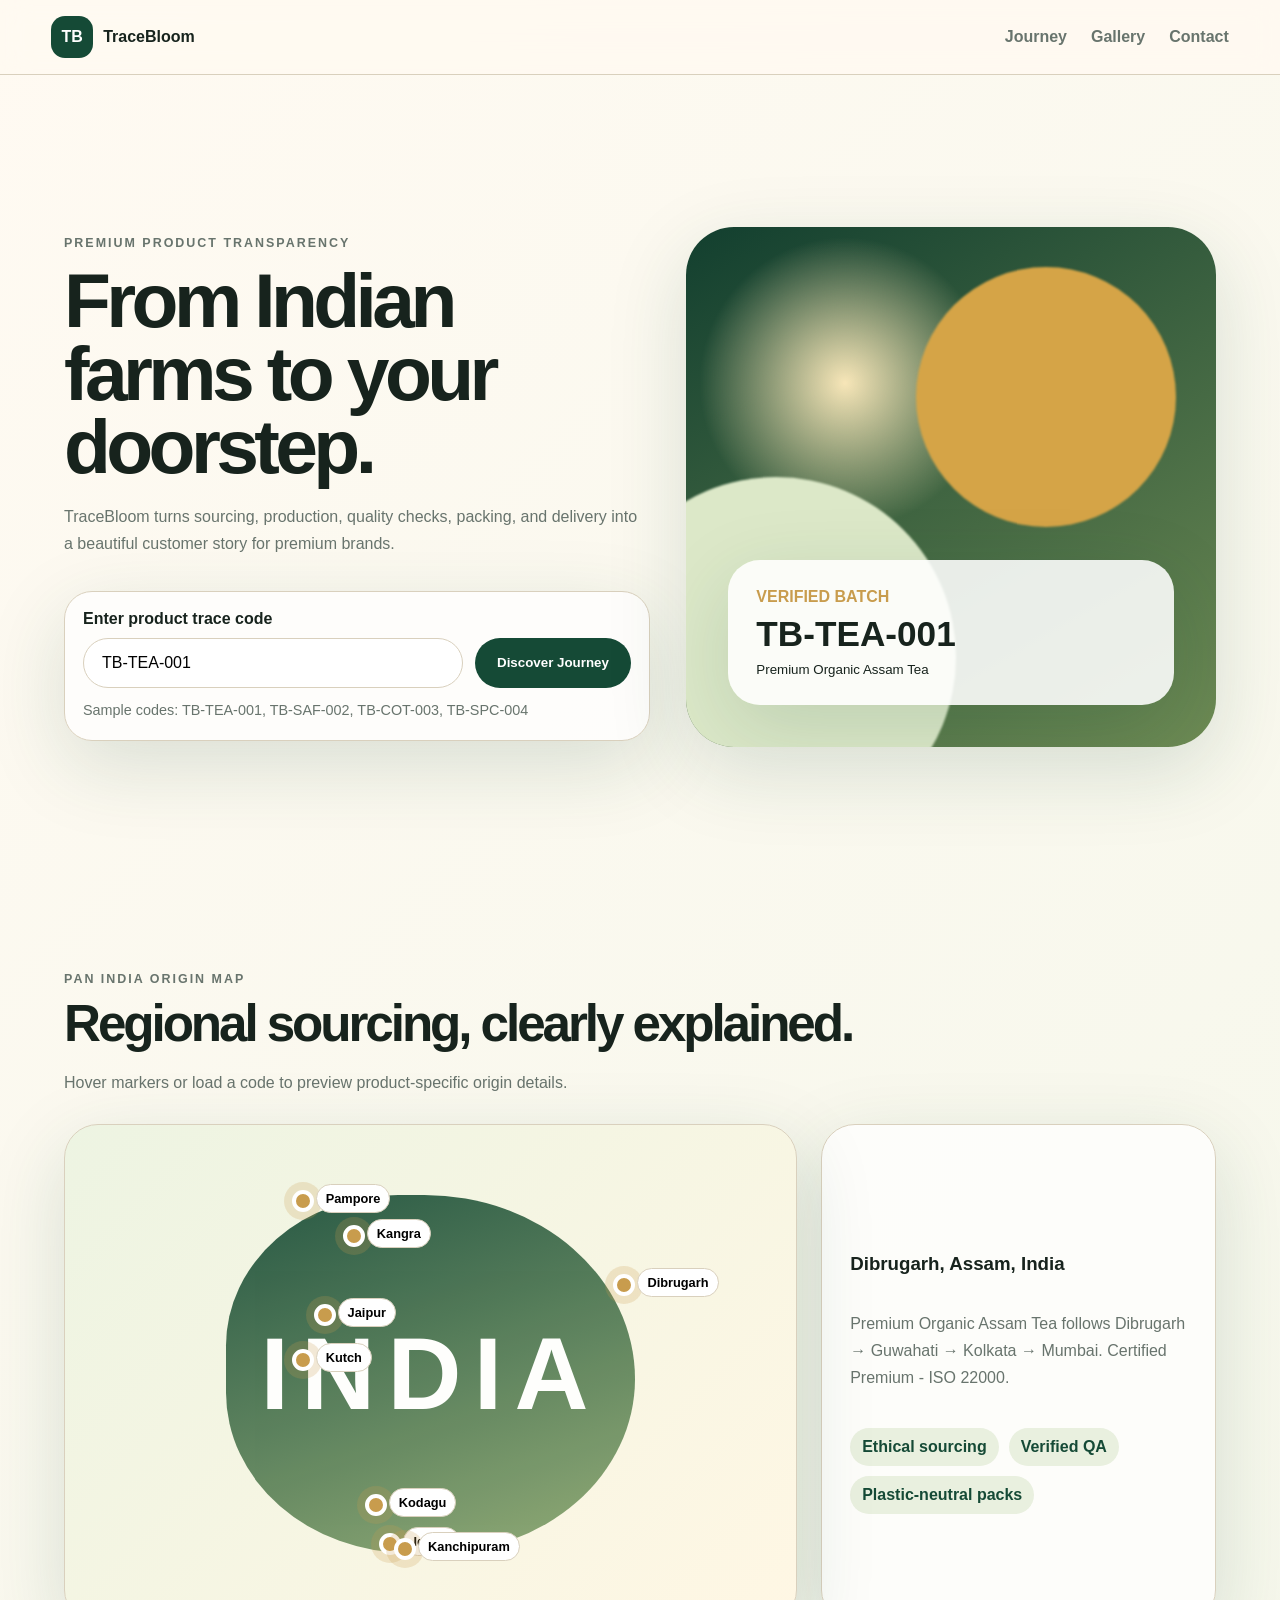
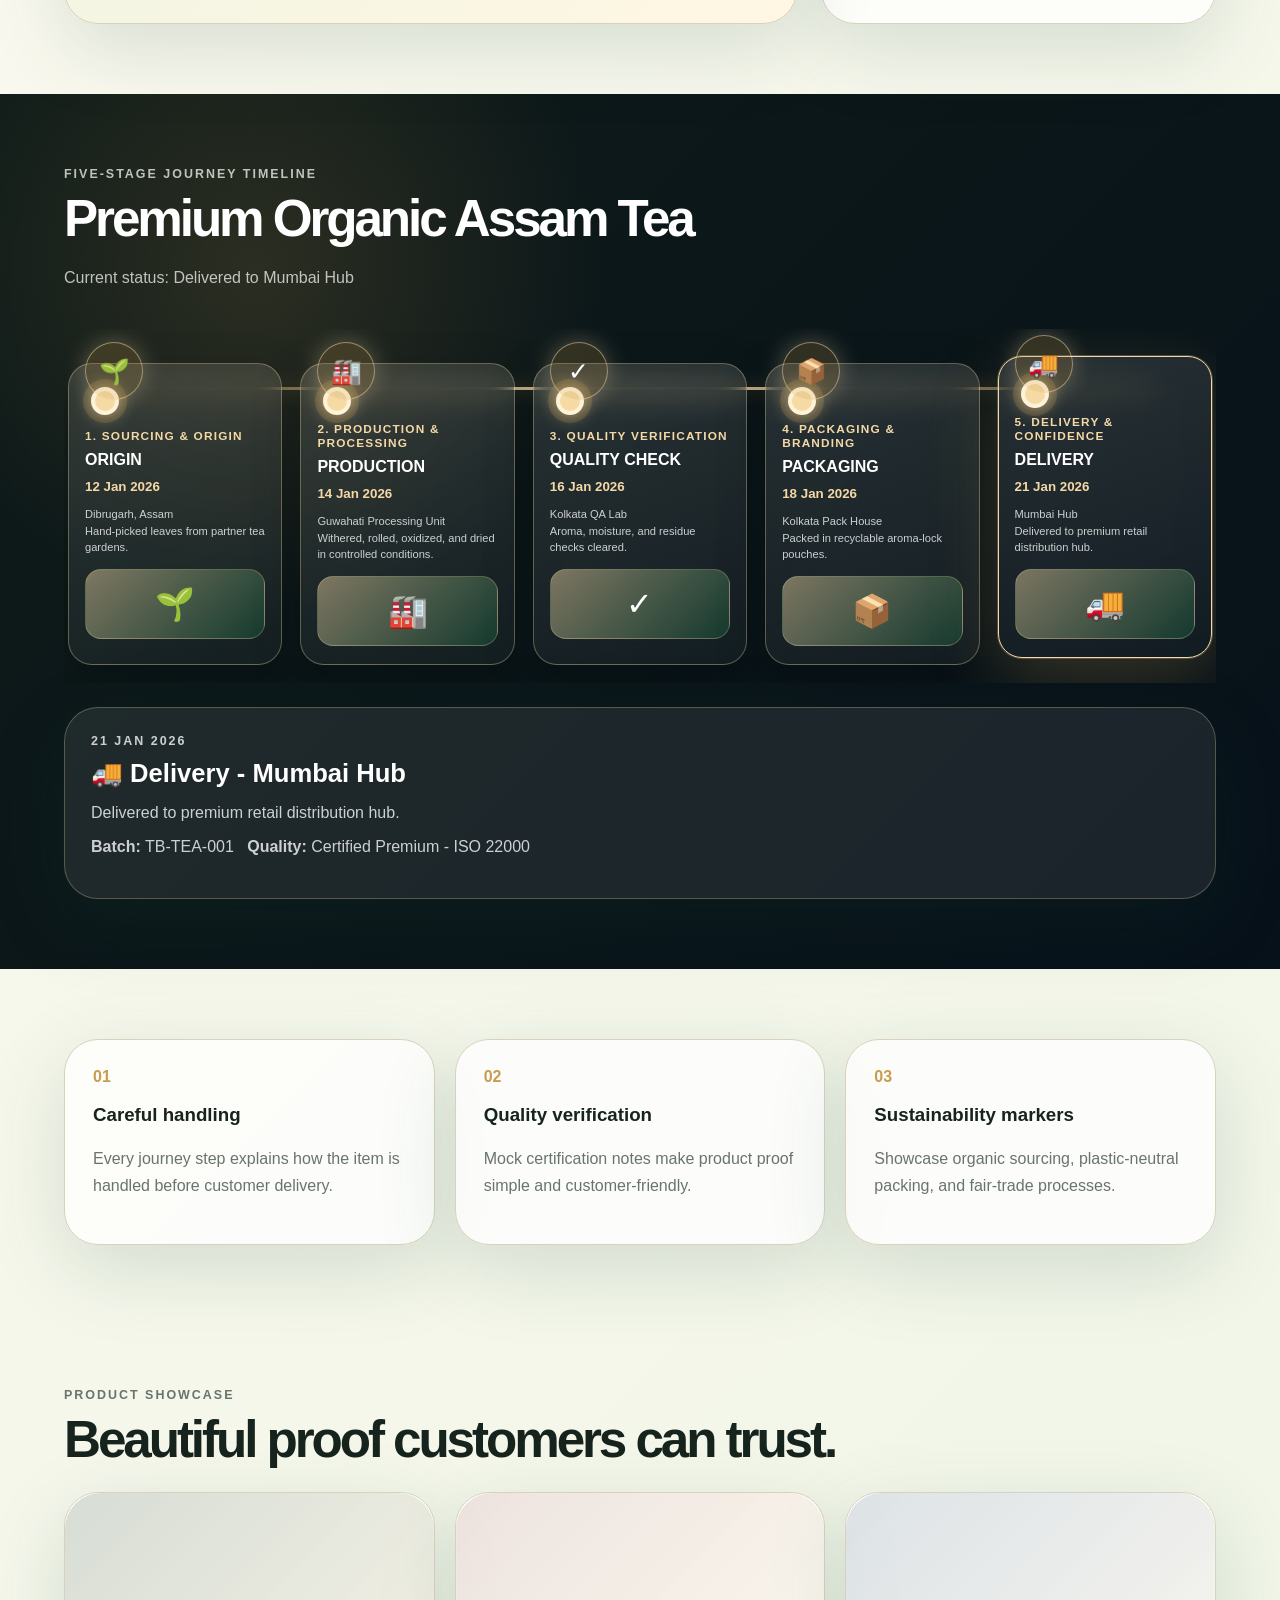
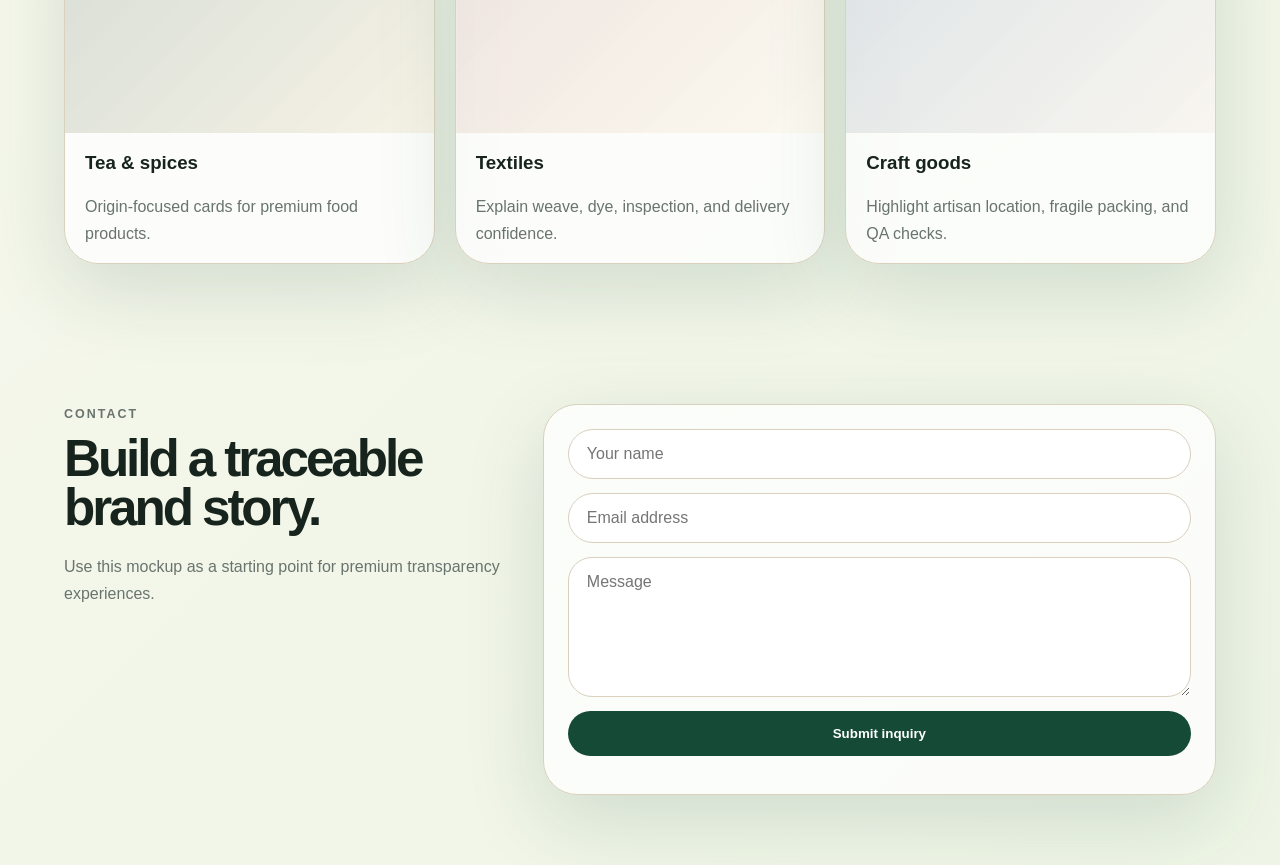
<file: tracebloom_web/index.html>
<!DOCTYPE html>
<html lang="en">
<head>
  <meta charset="UTF-8" />
  <meta name="viewport" content="width=device-width, initial-scale=1.0" />
  <title>TraceBloom | Product Journey Transparency</title>
  <link rel="stylesheet" href="styles.css" />
</head>
<body>
  <header class="site-header">
    <a class="brand" href="#home" aria-label="TraceBloom home"><span class="brand-mark">TB</span><span>TraceBloom</span></a>
    <nav>
      <a href="#journey">Journey</a><a href="#gallery">Gallery</a><a href="#contact">Contact</a>
    </nav>
  </header>

  <main>
    <section class="hero" id="home">
      <div class="hero-copy">
        <p class="eyebrow">Premium product transparency</p>
        <h1>From Indian farms to your doorstep.</h1>
        <p>TraceBloom turns sourcing, production, quality checks, packing, and delivery into a beautiful customer story for premium brands.</p>
        <div class="trace-panel" id="lookup">
          <label for="traceCode">Enter product trace code</label>
          <div class="lookup-row"><input id="traceCode" placeholder="Try TB-TEA-001" /><button id="lookupBtn">Discover Journey</button></div>
          <p class="hint">Sample codes: TB-TEA-001, TB-SAF-002, TB-COT-003, TB-SPC-004</p>
        </div>
      </div>
      <div class="hero-visual" aria-hidden="true">
        <div class="orb orb-one"></div><div class="orb orb-two"></div>
        <div class="product-card"><span>Verified batch</span><strong id="heroBatch">TB-TEA-001</strong><small id="heroProduct">Premium Organic Assam Tea</small></div>
      </div>
    </section>

    <section class="section origin-section" id="origin">
      <div class="section-head"><p class="eyebrow">PAN India origin map</p><h2>Regional sourcing, clearly explained.</h2><p>Hover markers or load a code to preview product-specific origin details.</p></div>
      <div class="origin-grid">
        <div class="map-card" id="mapCard"><div class="india-shape">INDIA</div><div id="markers"></div></div>
        <aside class="origin-details"><h3 id="originTitle">Dibrugarh, Assam</h3><p id="originText">Hand-picked tea leaves sourced from partner gardens, then routed through certified processing and logistics hubs.</p><div class="mini-stats"><span>Ethical sourcing</span><span>Verified QA</span><span>Plastic-neutral packs</span></div></aside>
      </div>
    </section>

    <section class="section journey-section" id="journey">
      <div class="section-head"><p class="eyebrow">Five-stage journey timeline</p><h2 id="journeyTitle">Premium Organic Assam Tea</h2><p id="journeySub">Current status: Delivered to Mumbai Hub</p></div>
      <div class="timeline" id="timeline"></div>
      <div class="stage-detail" id="stageDetail"></div>
    </section>

    <section class="section cards-section">
      <div class="info-card"><span>01</span><h3>Careful handling</h3><p>Every journey step explains how the item is handled before customer delivery.</p></div>
      <div class="info-card"><span>02</span><h3>Quality verification</h3><p>Mock certification notes make product proof simple and customer-friendly.</p></div>
      <div class="info-card"><span>03</span><h3>Sustainability markers</h3><p>Showcase organic sourcing, plastic-neutral packing, and fair-trade processes.</p></div>
    </section>

    <section class="section showcase" id="gallery">
      <div class="section-head"><p class="eyebrow">Product showcase</p><h2>Beautiful proof customers can trust.</h2></div>
      <div class="gallery-grid">
        <article><div class="photo tea"></div><h3>Tea & spices</h3><p>Origin-focused cards for premium food products.</p></article>
        <article><div class="photo textile"></div><h3>Textiles</h3><p>Explain weave, dye, inspection, and delivery confidence.</p></article>
        <article><div class="photo craft"></div><h3>Craft goods</h3><p>Highlight artisan location, fragile packing, and QA checks.</p></article>
      </div>
    </section>

    <section class="section contact" id="contact">
      <div><p class="eyebrow">Contact</p><h2>Build a traceable brand story.</h2><p>Use this mockup as a starting point for premium transparency experiences.</p></div>
      <form id="contactForm"><input required placeholder="Your name" /><input required type="email" placeholder="Email address" /><textarea required placeholder="Message"></textarea><button>Submit inquiry</button><p class="toast" id="toast"></p></form>
    </section>
  </main>

  <script src="script.js"></script>
</body>
</html>
</file>
<file: tracebloom_web/styles.css>
:root{--bg:#fffaf2;--ink:#17231d;--muted:#68746d;--green:#154a36;--gold:#c89c4d;--sage:#e9f0df;--line:#d9d0bd;--white:#fff;--shadow:0 24px 80px rgba(21,74,54,.15)}*{box-sizing:border-box}html{scroll-behavior:smooth}body{margin:0;background:linear-gradient(135deg,#fffaf2,#eef5e6);color:var(--ink);font-family:Inter,Segoe UI,Arial,sans-serif}a{color:inherit;text-decoration:none}.site-header{position:sticky;top:0;z-index:10;display:flex;align-items:center;justify-content:space-between;padding:16px clamp(18px,4vw,64px);background:rgba(255,250,242,.86);backdrop-filter:blur(14px);border-bottom:1px solid var(--line)}.brand{display:flex;align-items:center;gap:10px;font-weight:900}.brand-mark{display:grid;place-items:center;width:42px;height:42px;border-radius:14px;background:var(--green);color:#fff}.site-header nav{display:flex;gap:24px;color:var(--muted);font-weight:700}.hero{min-height:calc(100vh - 76px);display:grid;grid-template-columns:1.05fr .95fr;gap:36px;align-items:center;padding:70px clamp(18px,5vw,80px)}.eyebrow{margin:0 0 10px;color:var(--gold);font-weight:900;letter-spacing:.16em;text-transform:uppercase;font-size:.78rem}.hero h1,.section h2{font-size:clamp(2.4rem,6vw,5.8rem);line-height:.95;margin:0 0 20px;letter-spacing:-.06em}.hero p,.section-head p,.origin-details p,.info-card p,.gallery-grid p,.contact p{color:var(--muted);line-height:1.7}.trace-panel{margin-top:34px;padding:18px;background:rgba(255,255,255,.74);border:1px solid var(--line);border-radius:28px;box-shadow:var(--shadow)}.trace-panel label{display:block;font-weight:900;margin-bottom:10px}.lookup-row{display:flex;gap:12px}.lookup-row input,.contact input,.contact textarea{width:100%;border:1px solid var(--line);border-radius:999px;padding:15px 18px;font:inherit;background:#fff}.lookup-row button,.contact button{border:0;border-radius:999px;background:var(--green);color:white;padding:15px 22px;font-weight:900;cursor:pointer;white-space:nowrap}.hint{font-size:.9rem;margin:10px 0 0}.hero-visual{position:relative;min-height:520px;border-radius:48px;background:radial-gradient(circle at 30% 30%,#f7e6b8,transparent 28%),linear-gradient(150deg,#123f2f,#6e8b54);overflow:hidden;box-shadow:var(--shadow)}.orb{position:absolute;border-radius:999px;filter:blur(1px)}.orb-one{width:260px;height:260px;background:#d5a447;right:40px;top:40px}.orb-two{width:360px;height:360px;background:#dce8c8;left:-90px;bottom:-90px}.product-card{position:absolute;left:8%;right:8%;bottom:8%;padding:28px;border-radius:32px;background:rgba(255,255,255,.88);box-shadow:var(--shadow);display:grid;gap:8px}.product-card span{color:var(--gold);font-weight:900;text-transform:uppercase}.product-card strong{font-size:2.2rem}.section{padding:70px clamp(18px,5vw,80px)}.section-head{max-width:820px;margin-bottom:28px}.section h2{font-size:clamp(2rem,4vw,4rem)}.origin-grid{display:grid;grid-template-columns:1.3fr .7fr;gap:24px}.map-card,.origin-details,.stage-detail,.info-card,.gallery-grid article,.contact form{border:1px solid var(--line);border-radius:34px;background:rgba(255,255,255,.76);box-shadow:var(--shadow)}.map-card{position:relative;min-height:500px;overflow:hidden;background:linear-gradient(135deg,#edf4e2,#fff7e4)}.india-shape{position:absolute;inset:70px 22%;display:grid;place-items:center;border-radius:45% 55% 52% 48%;background:linear-gradient(160deg,#154a36,#8aa66e);color:white;font-size:clamp(3rem,8vw,8rem);font-weight:900;letter-spacing:.12em;opacity:.92}.marker{position:absolute;width:22px;height:22px;border-radius:50%;background:var(--gold);border:4px solid #fff;box-shadow:0 0 0 8px rgba(200,156,77,.22);cursor:pointer}.marker span{position:absolute;left:20px;top:-10px;white-space:nowrap;background:#fff;padding:6px 9px;border-radius:999px;border:1px solid var(--line);font-size:.8rem;font-weight:800}.origin-details{padding:28px;display:flex;flex-direction:column;justify-content:center}.mini-stats{display:flex;flex-wrap:wrap;gap:10px;margin-top:20px}.mini-stats span{background:var(--sage);padding:10px 12px;border-radius:999px;font-weight:800;color:var(--green)}
.journey-section{background:radial-gradient(circle at 20% 20%,rgba(200,156,77,.16),transparent 28%),linear-gradient(135deg,#0f1b19,#07111a);color:#fff}
.journey-section .section-head p,.journey-section #journeySub{color:rgba(255,255,255,.72)}
.timeline{position:relative;display:grid;grid-template-columns:repeat(5,minmax(170px,1fr));gap:18px;margin:38px 0 24px;overflow-x:auto;padding:34px 4px 18px;scroll-snap-type:x mandatory}
.timeline::before{content:"";position:absolute;left:60px;right:60px;top:58px;height:3px;background:linear-gradient(90deg,rgba(200,156,77,.3),rgba(244,217,167,.95),rgba(200,156,77,.3));box-shadow:0 0 18px rgba(200,156,77,.45)}
.step{position:relative;z-index:1;border:1px solid rgba(244,217,167,.34);background:linear-gradient(160deg,rgba(255,255,255,.12),rgba(255,255,255,.04));border-radius:24px;padding:58px 16px 18px;cursor:pointer;min-height:250px;transition:.25s;color:#fff;text-align:left;scroll-snap-align:start;backdrop-filter:blur(14px);box-shadow:0 18px 50px rgba(0,0,0,.22)}
.step::before{content:"";position:absolute;left:22px;top:23px;width:20px;height:20px;border-radius:50%;background:#f6dba4;border:4px solid #fff4dc;box-shadow:0 0 0 8px rgba(200,156,77,.20),0 0 18px rgba(244,217,167,.8)}
.step:hover,.step.active{transform:translateY(-7px);border-color:#f4d9a7;box-shadow:0 0 0 1px rgba(244,217,167,.26),0 22px 70px rgba(200,156,77,.24)}
.step .dot{position:absolute;left:16px;top:-22px;width:58px;height:58px;border-radius:50%;background:rgba(255,255,255,.11);display:grid;place-items:center;font-size:1.55rem;color:#f4d9a7;border:1px solid rgba(244,217,167,.5);box-shadow:0 0 22px rgba(244,217,167,.32)}
.step.active .dot,.step.complete .dot{background:rgba(200,156,77,.2);color:#fff}.step .stage-kicker{display:block;color:#f4d9a7;font-size:.74rem;font-weight:900;letter-spacing:.1em;text-transform:uppercase;margin-bottom:8px}.step strong{display:block;font-size:1rem;line-height:1.15;margin-bottom:10px;text-transform:uppercase}.step .stage-date{display:block;color:#f4d9a7;margin-bottom:12px;font-weight:800}.step small{display:block;color:rgba(255,255,255,.78);line-height:1.45}.stage-thumb{height:70px;border-radius:16px;margin-top:14px;background:linear-gradient(135deg,rgba(244,217,167,.45),rgba(21,74,54,.65));display:grid;place-items:center;font-size:2rem;border:1px solid rgba(244,217,167,.25)}
.stage-detail{padding:26px;background:rgba(255,255,255,.08);border-color:rgba(244,217,167,.28);color:#fff}.stage-detail h3{margin:0 0 8px;font-size:1.6rem}.stage-detail p{color:rgba(255,255,255,.78)}
.cards-section{display:grid;grid-template-columns:repeat(3,1fr);gap:20px}.info-card{padding:28px}.info-card span{color:var(--gold);font-weight:900}.gallery-grid{display:grid;grid-template-columns:repeat(3,1fr);gap:20px}.gallery-grid article{overflow:hidden}.gallery-grid h3,.gallery-grid p{padding:0 20px}.gallery-grid article{transition:transform .25s ease,box-shadow .25s ease}.gallery-grid article:hover{transform:translateY(-6px);box-shadow:0 24px 52px rgba(17,38,30,.14)}.photo{height:240px;background-size:cover;background-position:center;border-radius:36px 36px 0 0;transition:transform .45s ease,filter .35s ease;filter:saturate(1.05) contrast(1.02)}.gallery-grid article:hover .photo{transform:scale(1.035);filter:saturate(1.16) contrast(1.04)}.tea{background-image:linear-gradient(135deg,rgba(48,76,50,.18),rgba(199,167,90,.12)),url("https://images.unsplash.com/photo-1506368249639-73a05d6f6488?auto=format&fit=crop&w=1200&q=80")}.textile{background-image:linear-gradient(135deg,rgba(142,74,61,.14),rgba(245,217,166,.12)),url("https://images.unsplash.com/photo-1528459801416-a9e53bbf4e17?auto=format&fit=crop&w=1200&q=80")}.craft{background-image:linear-gradient(135deg,rgba(36,70,109,.14),rgba(217,192,166,.12)),url("https://images.unsplash.com/photo-1452860606245-08befc0ff44b?auto=format&fit=crop&w=1200&q=80")} .contact{display:grid;grid-template-columns:.8fr 1.2fr;gap:30px;align-items:start}.contact form{padding:24px;display:grid;gap:14px}.contact textarea{border-radius:24px;min-height:140px;resize:vertical}.toast{margin:0;font-weight:900;color:var(--green)}
@media(max-width:900px){.hero,.origin-grid,.contact{grid-template-columns:1fr}.hero{padding-top:42px}.hero-visual{min-height:380px}.timeline,.cards-section,.gallery-grid{grid-template-columns:1fr 1fr}.site-header nav{gap:14px}.origin-details{min-height:auto}}
@media(max-width:560px){.site-header{align-items:flex-start;gap:12px}.site-header nav{width:100%;justify-content:space-between;font-size:.92rem}.hero{padding:36px 16px}.lookup-row{display:grid}.lookup-row button{width:100%}.hero-visual{min-height:310px;border-radius:32px}.product-card{padding:20px;border-radius:24px}.product-card strong{font-size:1.55rem}.section{padding:48px 16px}.origin-grid{gap:16px}.map-card{min-height:360px}.india-shape{inset:70px 14%;font-size:2.5rem}.marker span{display:none}.timeline,.cards-section,.gallery-grid{grid-template-columns:1fr}.timeline{display:block;overflow:visible;padding:10px 0 0;margin-top:24px}.timeline::before{left:29px;right:auto;top:0;bottom:0;width:3px;height:auto;background:linear-gradient(180deg,rgba(244,217,167,.9),rgba(200,156,77,.25))}.step{display:block;margin:0 0 18px 54px;min-height:auto;padding:18px 16px}.step::before{left:-36px;top:28px}.step .dot{left:-54px;top:7px;width:44px;height:44px;font-size:1.2rem}.contact form{padding:18px}.gallery-grid h3,.gallery-grid p{padding:0 16px}.photo{height:190px}}
</file>
